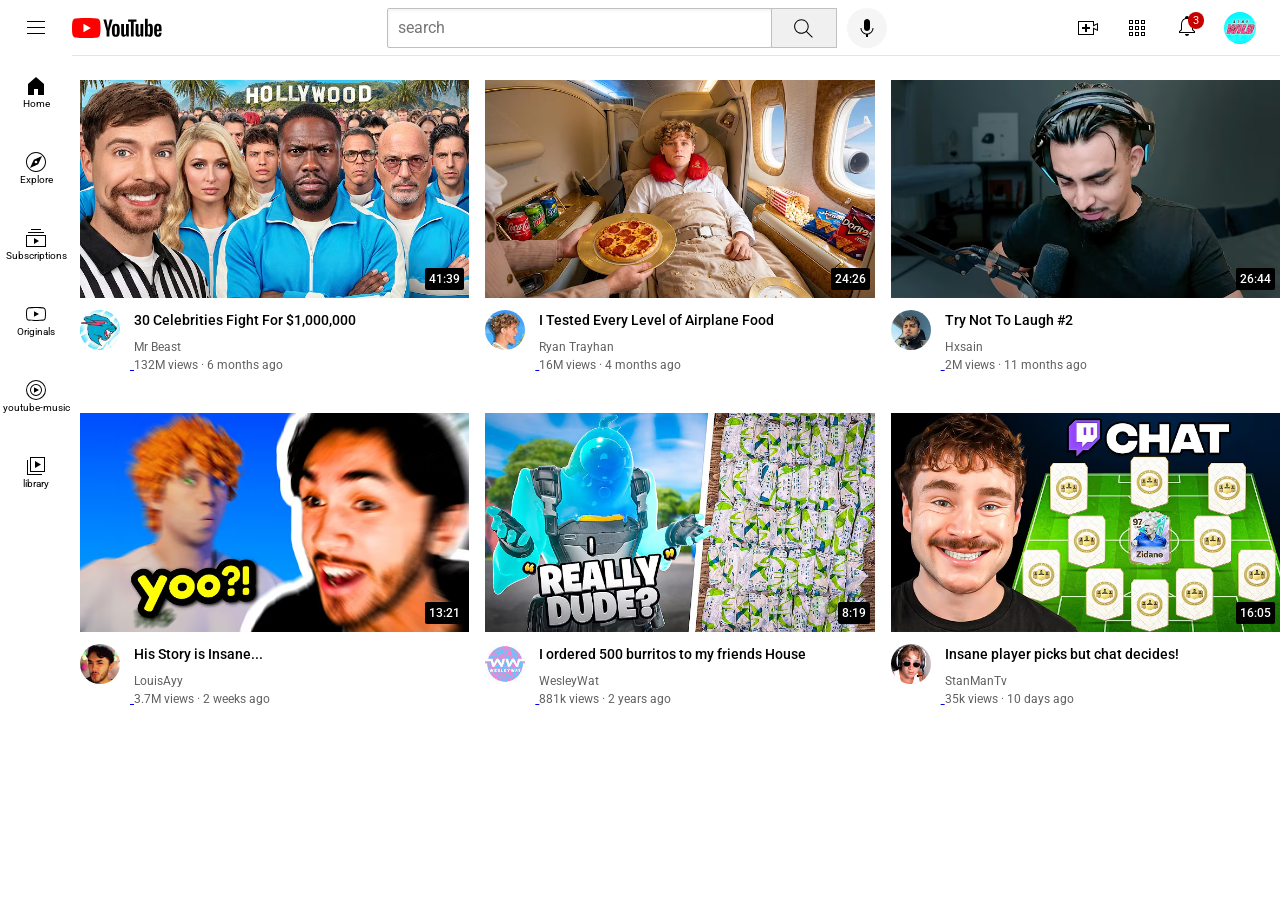
<file: index.html>
<!DOCTYPE html>
<html>
    <head>
        <title>youtube.com/clone</title>

        <link rel="preconnect" href="https://fonts.googleapis.com">
        <link rel="preconnect" href="https://fonts.gstatic.com" crossorigin>
        <link href="https://fonts.googleapis.com/css2?family=Roboto:ital,wght@0,100..900;1,100..900&display=swap" rel="stylesheet">
        <link rel="stylesheet" href="/styles/video.css">
        <link rel="stylesheet" href="/styles/header.css">
        <link rel="stylesheet" href="/styles/general.css">
        <link rel="stylesheet" href="/styles/sidebar.css">

        
    </head>
    <body>
        <div class="header">
            <div class="left">
                <img class="hamburger-menu" src="/Icons/hamburger-menu.svg">
                <img class="ytlogo" src="/Icons/youtube-logo.svg">
            </div>
            <div class="middle">

                <input class="search-bar" type="text" placeholder="search">
                <button class="search-bu">
                    <img class="search-icon" src="/Icons/search.svg">
                </button>
                <button class="voices">
                    <img class="voice-search-icon" src="/Icons/voice-search-icon.svg">
                </button>
            </div>
            <div class="right">
                <img class="upload" src="/Icons/upload.svg">
                <img class="apps" src="/Icons/youtube-apps.svg">
                
                <div class="notifications-icons-container">
                    <img class="not" src="/Icons/notifications.svg">
                    <div class="not-count"> 3</div>
                </div>
                
                <img class="user" src="/channel-pics/mychannel.jpg">
            </div>
            
            
        </div>

        <div class="sidebar">
            <div class= "sidebar-link">
                <img src="/Icons/home.svg">
                <div>Home</div>
            </div>
            <div class= "sidebar-link">
                <img src="/Icons/explore.svg">
                <div>Explore</div>
            </div>
            <div class= "sidebar-link">
                <img src="/Icons/subscriptions.svg">
                <div>Subscriptions</div>
            </div>
            <div class= "sidebar-link">
                <img src="/Icons/originals.svg">
                <div>Originals</div>
            </div>
            <div class= "sidebar-link">
                <img src="/Icons/youtube-music.svg">
                <div>youtube-music</div>
            </div>
            <div class= "sidebar-link">
                <img src="/Icons/library.svg">
                <div>library</div>
            </div>
        </div>
        
        <div class="video-grid">
<a href="https://www.youtube.com/watch?v=QJI0an6irrA" target="_blank">
            <div class="video-preview">
            <div class="thumbnail-row">
                <img class="thumbnail" src="/thumbnails/thumbnail.avif">
                <div class="video-time">
                    41:39
                </div>
            </div>
            

            <div class="grid">
            <div class="channel-pics">
                <img class="profile-pic" src="/channel-pics/channel.jpg">
            </div>
            <div class="video-info">
                <p class="video-title">30 Celebrities Fight For $1,000,000 </p>
                <p class="author"> Mr Beast</p>
                <p class="stats">132M views &middot; 6 months ago</p>
            </div>
            </div>
            </div>
        </a>

        <a href="https://www.youtube.com/watch?v=P62sLqal7w4" target="_blank">
            <div class="video-preview">
            <div class="thumbnail-row">
                <img class="thumbnail" src="/thumbnails/thumbnail2.avif">
                <div class="video-time">
                    24:26
                </div>
            </div>

            <div class="grid">
            <div class="channel-pics">
                <img class="profile-pic" src="/channel-pics/channel2.jpg">
            </div>
            <div class="video-info">
                <p class="video-title">I Tested Every Level of Airplane Food</p>
                <p class="author"> Ryan Trayhan</p>
                <p class="stats">16M views &middot; 4 months ago</p>
            </div>

            </div>
            
            </div>
        </a>
        <a href="https://www.youtube.com/watch?v=xTf1tfA76eI" target="_blank">
            <div class="video-preview">
            <div class="thumbnail-row">
                <img class="thumbnail" src="/thumbnails/thumbnail3.avif">
                <div class="video-time">
                    26:44
                </div>
            </div>

            <div class="grid">
            <div class="channel-pics">
                <img class="profile-pic" src="/channel-pics/channel3.jpg">
            </div>
            <div class="video-info">
                <p class="video-title">Try Not To Laugh #2 </p>
                <p class="author"> Hxsain</p>
                <p class="stats">2M views &middot; 11 months ago</p>
            </div>
            </div>
            </div>
        </a>

        <a href="https://www.youtube.com/watch?v=bmrX_tvCGgA" target="_blank">
            <div class="video-preview">
            <div class="thumbnail-row">
                <img class="thumbnail" src="/thumbnails/thumbnail4.avif">
                <div class="video-time">
                    13:21
                </div>
            </div>

            <div class="grid">
            <div class="channel-pics">
                <img class="profile-pic" src="/channel-pics/channel4.jpg">
            </div>
            <div class="video-info">
                <p class="video-title">His Story is Insane...</p>
                <p class="author"> LouisAyy</p>
                <p class="stats">3.7M views &middot; 2 weeks ago</p>
            </div>

            </div>
            
            </div>
        </a>

        <a href="https://www.youtube.com/watch?v=MFlCfaYSQ4c" target="_blank">
            <div class="video-preview">
            <div class="thumbnail-row">
                <img class="thumbnail" src="/thumbnails/thumbnail5.avif">
                <div class="video-time">
                    8:19
                </div>
            </div>

            <div class="grid">
            <div class="channel-pics">
                <img class="profile-pic" src="/channel-pics/channel5.jpg">
            </div>
            <div class="video-info">
                <p class="video-title">I ordered 500 burritos to my friends House</p>
                <p class="author">WesleyWat</p>
                <p class="stats">881k views &middot; 2 years ago</p>
            </div>
            </div>
            </div>
        </a>

        <a href="https://www.youtube.com/watch?v=Dr928v9CZT4" target="_blank">
            <div class="video-preview">
            <div class="thumbnail-row">
                <img class="thumbnail" src="/thumbnails/thumbnail6.avif">
                <div class="video-time">
                    16:05
                </div>
            </div>

            <div class="grid">
            <div class="channel-pics">
                <img class="profile-pic" src="/channel-pics/channel6.jpg">
            </div>
            <div class="video-info">
                <p class="video-title">Insane player picks but chat decides!</p>
                <p class="author"> StanManTv</p>
                <p class="stats">35k views &middot; 10 days ago</p>
            </div>

            </div>
            
            </div>
        </a>

        
        
        </div>

        
        
        </div>

        
    </body>
</html>
</file>
<file: styles/video.css>
.search-bar{
   display: block;
     }

            .thumbnail{
                width: 100%;
                display: block;
            }

            

            .video-title{
                margin-top: 0;
                font-size: 14px;
                font-weight: 500;
                line-height: 20px;
                margin-bottom: 10px;
                color: black;
            }

          

            .video-info{
                display:inline-block;
            }

            .channel-pics{
                display: inline-block;
                width: 50px;
                vertical-align: top;
            }

            .video-info{
                display:inline-block;
                
            }

            .profile-pic{
                width: 40px;
                border-radius: 50px;
            }

            .thumbnail-row{
                margin-bottom: 12px;
                position: relative;
            }

            .author{
                font-size: 12px;
                color: rgb(96,96,96);
                margin-bottom:4px ;
            }

            .stats{
                font-size: 12px;
                color: rgb(96,96,96);
            }

            
            

            .video-grid{
                display: grid;
                grid-template-columns: 1fr 1fr 1fr;
                column-gap: 16px;
                row-gap: 40px;
            }

            .video-time{
                font-family: Roboto,Arial;
                font-size: 12px;
                font-weight: 500;
                padding: 4px;
                background-color: black;
                color: white;
                position: absolute;
                bottom: 8px;
                right: 5px;
                border-radius: 2px;
            }
</file>
<file: styles/header.css>
.header{
    height: 55px;

    display:flex;
    flex-direction: row;
    justify-content: space-between;
    
    position: fixed;
    top: 0;
    left: 0;
    right: 0;
    z-index: 100;

    background-color: white;
    border-bottom-width: 1px;
    border-bottom-color: rgb(228,228,228);
    border-bottom-style: solid;

}

.left{
    align-items: center;
    display: flex;
}

.right{
    width: 180px;
    display: flex;
    align-items: center;
    justify-content: space-between;
    margin-right: 24px;
    flex-shrink: 0;
}

.middle{
    flex: 1;
    margin-left: 70px;
    margin-right: 35px;
    max-width: 500px;
    display:flex;
    align-items: center;
}

.hamburger-menu{
    height: 24px;
    margin-left: 24px;
    margin-right: 24px;
}

.ytlogo{
    height: 20px;
}

.search-bu{
    height: 40px;
    width: 66px;
    background-color: rgb(240,240,240);
    border-width: 1px;
    border-style: solid;
    border-color: rgb(192,192,192);
    margin-left: -1px;
    margin-right: 10px;
}

.search-icon{
    height: 25px;
    margin-top: 4px;
}

.voices{
    height: 40px;
    width:40px;
    border-radius: 20px;
    border: none;
    background-color: rgb(245,245,245);
}

.voice-search-icon{
    height: 24px;
    margin-top: 4px;
    
}

.search-bar{
    flex:1;
    height: 36px;
    padding-left: 10px;
    font-size: 16px;
    border-width: 1px;
    border-style: solid;
    border-color: rgb(192,192,192);
    border-radius: 2px;
    box-shadow: inset 1px 2px 3px
    rgba(0,0,0,0.05);
    width: 0;
}

.search-bar::placeholder{
    font-family: Roboto,Arial;
    font-size:16px;
}

.upload{
    height: 24px;
}

.apps{
    height: 24px;
}

.not{
    height: 24px;
}

.notifications-icons-container{
    position: relative;
}

.not-count{
    position: absolute;
    top: -2px;
    right: -5px;
    background-color: rgb(200, 0, 0);
    color: white;
    font-size: 11px;
    font-family: Roboto,Arial;
    padding-left: 5px;
    padding-right: 5px;
    padding-top:2px;
    padding-bottom: 2px;
    border-radius: 10px;
}

.user{
    height:32px;
    border-radius: 16px;
}
</file>
<file: styles/general.css>
p{
 font-family: Roboto, Arial;
 margin-top: 0;
 margin-bottom: 0;
    }

body{
    margin: 0;
    padding-top: 80px;
    padding-left: 80px;
    padding-bottom: 100px;
}
</file>
<file: styles/sidebar.css>
.sidebar{
    position: fixed;
    left: 0;
    bottom: 0;
    top: 55px;
    background-color: white;
    width: 72px;
    z-index: 200;
}


.sidebar-link{
    
    height: 76px;
    display: flex;
    justify-content: center;
    align-items: center;
    flex-direction: column;
}


.sidebar-link:hover{
    background-color: rgb(235, 235, 235);
}

.sidebar-link img{
    height: 24px;
}

.sidebar-link div{
    font-family: Roboto,Arial;
    font-size: 10px;
    margin-bottom: 4px;
}
</file>
